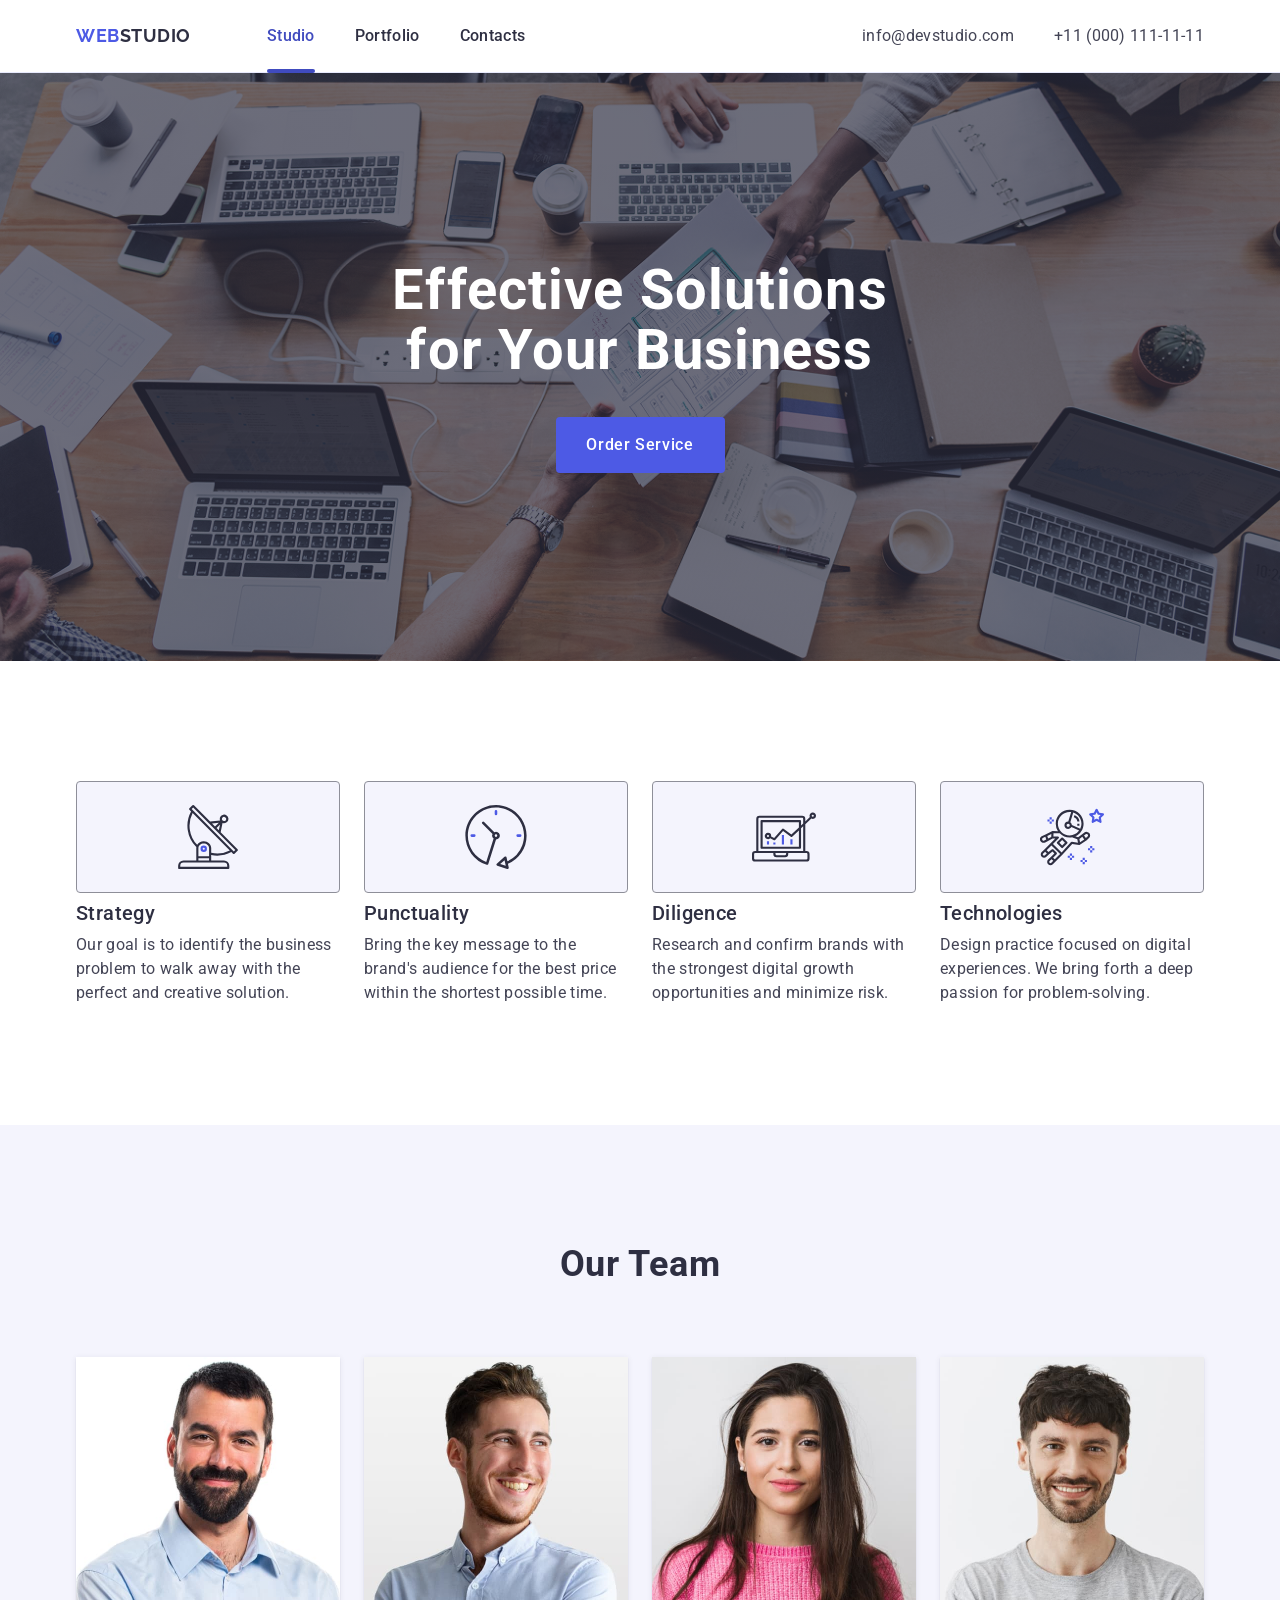
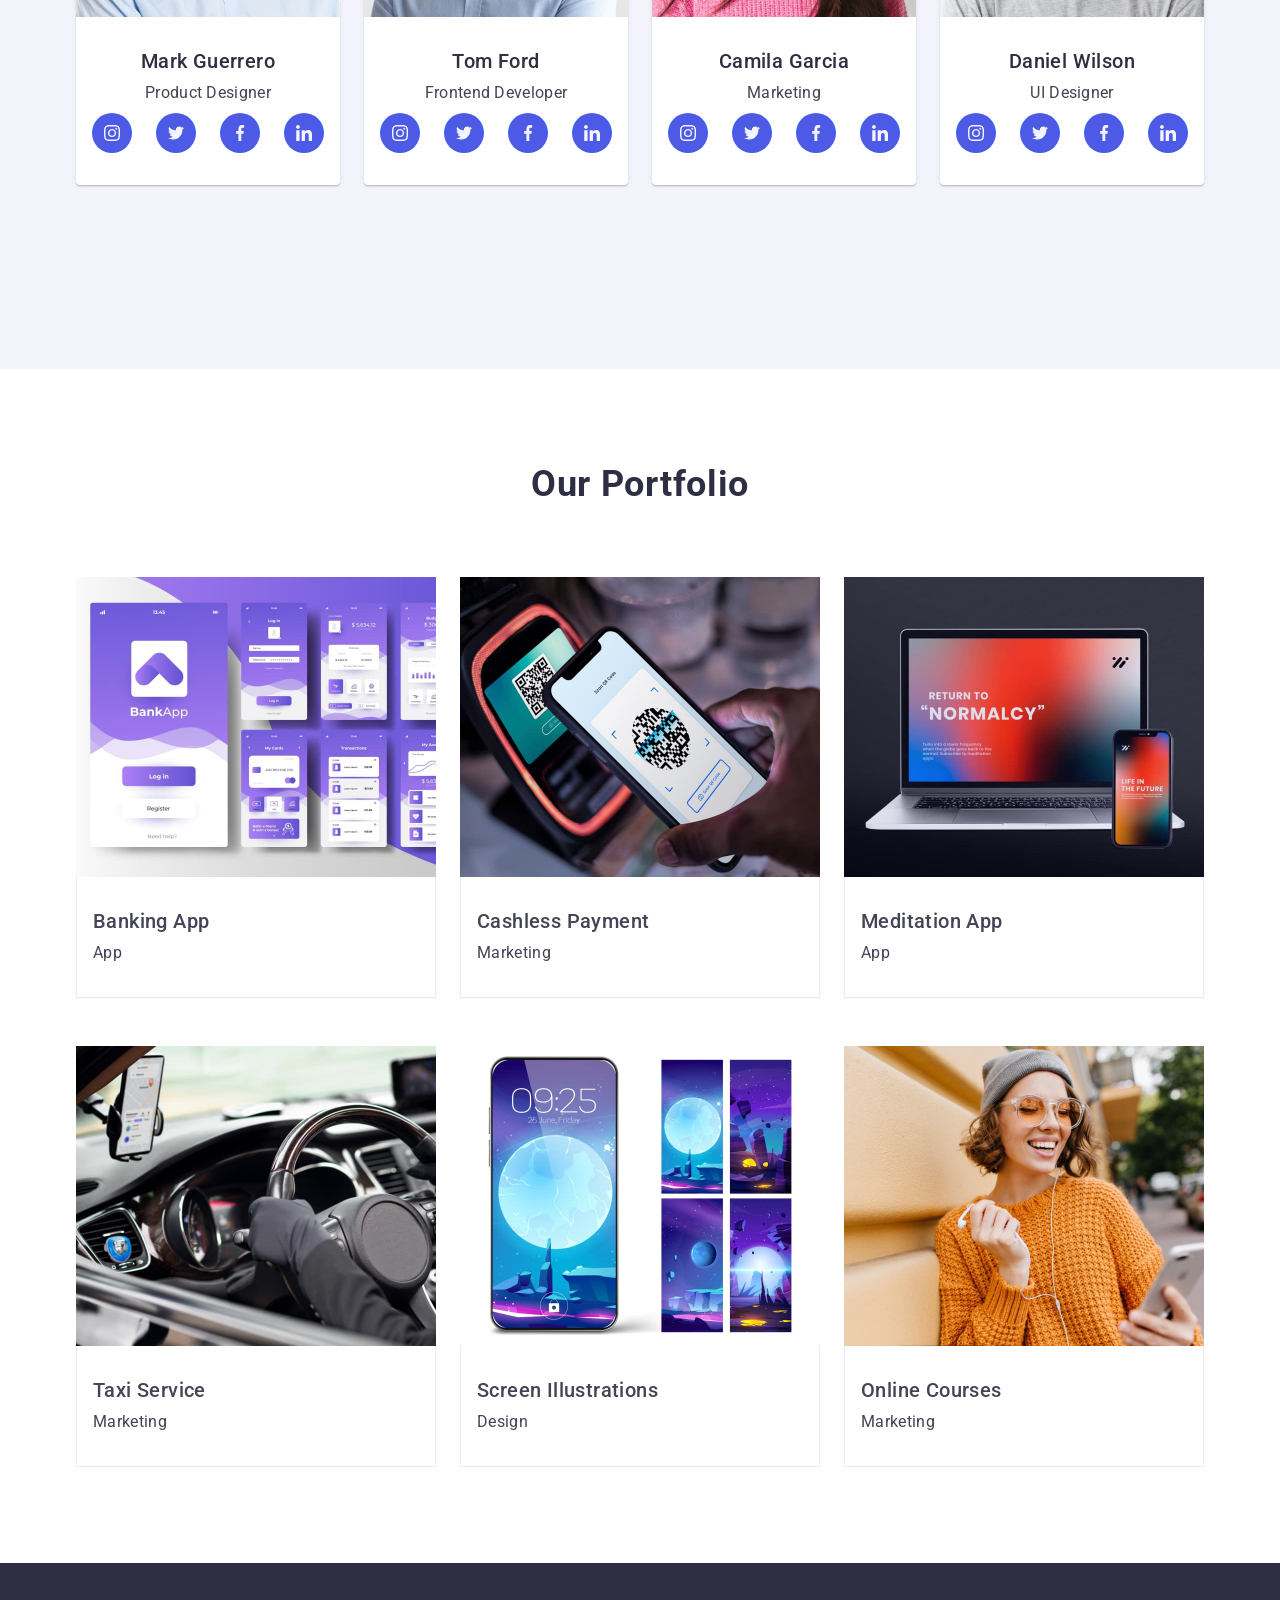
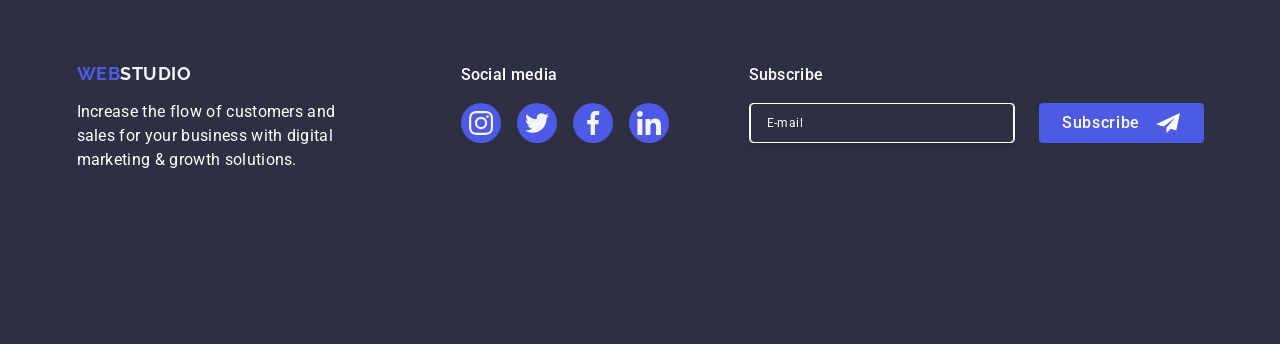
<file: index.html>
<!DOCTYPE html>
<html lang="en">
  <head>
    <meta charset="UTF-8" />
    <meta name="viewport" content="width=device-width, initial-scale=1.0" />
    <title>GoIT homework 6</title>
    <link
      rel="stylesheet"
      href="https://cdnjs.cloudflare.com/ajax/libs/modern-normalize/3.0.1/modern-normalize.min.css"
      integrity="sha512-q6WgHqiHlKyOqslT/lgBgodhd03Wp4BEqKeW6nNtlOY4quzyG3VoQKFrieaCeSnuVseNKRGpGeDU3qPmabCANg=="
      crossorigin="anonymous"
      referrerpolicy="no-referrer"
    />
    <link rel="preconnect" href="https://fonts.googleapis.com" />
    <link rel="preconnect" href="https://fonts.gstatic.com" crossorigin />
    <link
      href="https://fonts.googleapis.com/css2?family=Raleway:ital,wght@0,100..900;1,100..900&family=Roboto:ital,wght@0,100..900;1,100..900&display=swap"
      rel="stylesheet"
    />
    <link rel="stylesheet" href="./css/styles.css" />
  </head>
  <body>
    <!-- #region header-->
    <header class="page-header">
      <div class="header-nav container">
        <nav class="nav-links">
          <a href="./index.html" class="logo logo-header"
            >Web<span class="logo-span-header">Studio</span></a
          >
          <ul class="link-nav">
            <li>
              <a href="./index.html" class="link active">Studio</a>
            </li>
            <li>
              <a href="" class="link">Portfolio</a>
            </li>
            <li>
              <a href="" class="link">Contacts</a>
            </li>
          </ul>
        </nav>
        <address class="address-nav">
          <ul class="nav-contacts">
            <li>
              <a href="mailto:info@devstudio.com" class="contact"
                >info@devstudio.com</a
              >
            </li>
            <li>
              <a href="tel:+110001111111" class="contact"
                >+11 (000) 111-11-11</a
              >
            </li>
          </ul>
        </address>
        <button type="button" class="burger-button" data-menu-open>
          <svg class="burger-icon" width="24" height="24">
            <use href="./images/icons.svg#icon-burger"></use>
          </svg>
        </button>
      </div>
      <div class="mobile-menu" data-menu>
        <div class="mobile-menu-container container">
          <button type="button" class="mobile-menu-close" data-menu-close>
            <svg class="icon" width="8" height="8">
              <use href="./images/icons.svg#icon-close"></use>
            </svg>
          </button>
          <nav class="mobile-menu-nav">
            <ul class="mobile-menu-link-list">
              <li class="mobile-nav-link">
                <a href="./index.html" class="mobile-link active">Studio</a>
              </li>
              <li class="mobile-nav-link">
                <a href="" class="mobile-link">Portfolio</a>
              </li>
              <li class="mobile-nav-link">
                <a href="" class="mobile-link">Contacts</a>
              </li>
            </ul>
          </nav>
          <address class="mobile-menu-contacts">
            <ul class="mobile-menu-contacts">
              <li class="mobile-menu-contact">
                <a
                  href="mailto:info@devstudio.com"
                  class="mobile-contact active"
                  >info@devstudio.com</a
                >
              </li>
              <li class="mobile-menu-contact">
                <a href="tel:+110001111111" class="mobile-contact"
                  >+11 (000) 111-11-11</a
                >
              </li>
            </ul>
          </address>
          <ul class="mobile-menu-links">
            <li>
              <a
                href="https://www.instagram.com/"
                target="_blank"
                class="mobile-menu-link"
              >
                <svg class="mobile-link-icon" width="24" height="24">
                  <use href="./images/icons.svg#icon-instagram"></use>
                </svg>
              </a>
            </li>
            <li>
              <a
                href="https://www.twitter.com/"
                target="_blank"
                class="mobile-menu-link"
              >
                <svg class="mobile-link-icon" width="24" height="24">
                  <use href="./images/icons.svg#icon-twitter"></use>
                </svg>
              </a>
            </li>
            <li>
              <a
                href="https://www.facebook.com/"
                target="_blank"
                class="mobile-menu-link"
              >
                <svg class="mobile-link-icon" width="24" height="24">
                  <use href="./images/icons.svg#icon-facebook"></use>
                </svg>
              </a>
            </li>
            <li>
              <a
                href="https://www.linkedin.com/"
                target="_blank"
                class="mobile-menu-link"
              >
                <svg class="mobile-link-icon" width="24" height="24">
                  <use href="./images/icons.svg#icon-linkedin"></use>
                </svg>
              </a>
            </li>
          </ul>
        </div>
      </div>
    </header>
    <!-- #endregion header -->
    <main>
      <!-- #region hero-->
      <section class="main-page">
        <div class="container">
          <h1 class="main-page-text">Effective Solutions for Your Business</h1>
          <button type="button" class="order-service-button" data-modal-open>
            Order Service
          </button>
        </div>
      </section>
      <!-- #endregion hero-->
      <!-- #region advantages-->
      <section class="advantages">
        <div class="container">
          <h2 class="visually-hidden">Our Advantages</h2>
          <ul class="adv-list">
            <li class="adv-item">
              <div class="adv-icon-box">
                <svg class="adv-icon" width="64" height="64">
                  <use href="./images/icons.svg#icon-antenna"></use>
                </svg>
              </div>
              <h3 class="adv-title">Strategy</h3>
              <p class="adv-text">
                Our goal is to identify the business problem to walk away with
                the perfect and creative solution.
              </p>
            </li>
            <li class="adv-item">
              <div class="adv-icon-box">
                <svg class="adv-icon" width="64" height="64">
                  <use href="./images/icons.svg#icon-clock"></use>
                </svg>
              </div>
              <h3 class="adv-title">Punctuality</h3>
              <p class="adv-text">
                Bring the key message to the brand's audience for the best price
                within the shortest possible time.
              </p>
            </li>
            <li class="adv-item">
              <div class="adv-icon-box">
                <svg class="adv-icon" width="64" height="64">
                  <use href="./images/icons.svg#icon-diagram"></use>
                </svg>
              </div>
              <h3 class="adv-title">Diligence</h3>
              <p class="adv-text">
                Research and confirm brands with the strongest digital growth
                opportunities and minimize risk.
              </p>
            </li>
            <li class="adv-item">
              <div class="adv-icon-box">
                <svg class="adv-icon" width="64" height="64">
                  <use href="./images/icons.svg#icon-astronaut"></use>
                </svg>
              </div>
              <h3 class="adv-title">Technologies</h3>
              <p class="adv-text">
                Design practice focused on digital experiences. We bring forth a
                deep passion for problem-solving.
              </p>
            </li>
          </ul>
        </div>
      </section>
      <!-- #endregion advantages-->
      <!-- #region team-->
      <section class="team">
        <div class="container">
          <h2 class="team-title">Our Team</h2>
          <ul class="team-list">
            <li class="team-card">
              <picture>
                <source
                  srcset="./images/Mark.jpg 1x, ./images/Mark@2x.jpg 2x"
                />
                <img src="./images/Mark.jpg" alt="Mark Guerrero" />
              </picture>
              <div class="team-name">
                <h3 class="team-member">Mark Guerrero</h3>
                <p class="team-member-text">Product Designer</p>
                <ul class="social-links">
                  <li class="social-links-link">
                    <a
                      href="https://www.instagram.com/"
                      target="_blank"
                      class="link"
                    >
                      <svg class="icon" width="16" height="16">
                        <use href="./images/icons.svg#icon-instagram"></use>
                      </svg>
                    </a>
                  </li>
                  <li class="social-links-link">
                    <a
                      href="https://www.twitter.com/"
                      target="_blank"
                      class="link"
                    >
                      <svg class="icon" width="16" height="16">
                        <use href="./images/icons.svg#icon-twitter"></use>
                      </svg>
                    </a>
                  </li>
                  <li class="social-links-link">
                    <a
                      href="https://www.facebook.com/"
                      target="_blank"
                      class="link"
                    >
                      <svg class="icon" width="16" height="16">
                        <use href="./images/icons.svg#icon-facebook"></use>
                      </svg>
                    </a>
                  </li>
                  <li class="social-links-link">
                    <a
                      href="https://www.linkedin.com/"
                      target="_blank"
                      class="link"
                    >
                      <svg class="icon" width="16" height="16">
                        <use href="./images/icons.svg#icon-linkedin"></use>
                      </svg>
                    </a>
                  </li>
                </ul>
              </div>
            </li>
            <li class="team-card">
              <picture>
                <source srcset="./images/Tom.jpg 1x, ./images/Tom@2x.jpg 2x" />
                <img src="./images/Tom.jpg" alt="Tom Ford" />
              </picture>
              <div class="team-name">
                <h3 class="team-member">Tom Ford</h3>
                <p class="team-member-text">Frontend Developer</p>
                <ul class="social-links">
                  <li class="social-links-link">
                    <a
                      href="https://www.instagram.com/"
                      target="_blank"
                      class="link"
                    >
                      <svg class="icon" width="16" height="16">
                        <use href="./images/icons.svg#icon-instagram"></use>
                      </svg>
                    </a>
                  </li>
                  <li class="social-links-link">
                    <a
                      href="https://www.twitter.com/"
                      target="_blank"
                      class="link"
                    >
                      <svg class="icon" width="16" height="16">
                        <use href="./images/icons.svg#icon-twitter"></use>
                      </svg>
                    </a>
                  </li>
                  <li class="social-links-link">
                    <a
                      href="https://www.facebook.com/"
                      target="_blank"
                      class="link"
                    >
                      <svg class="icon" width="16" height="16">
                        <use href="./images/icons.svg#icon-facebook"></use>
                      </svg>
                    </a>
                  </li>
                  <li class="social-links-link">
                    <a
                      href="https://www.linkedin.com/"
                      target="_blank"
                      class="link"
                    >
                      <svg class="icon" width="16" height="16">
                        <use href="./images/icons.svg#icon-linkedin"></use>
                      </svg>
                    </a>
                  </li>
                </ul>
              </div>
            </li>
            <li class="team-card">
              <picture>
                <source
                  srcset="./images/Camila.jpg 1x, ./images/Camila@2x.jpg 2x"
                />
                <img src="./images/Camila.jpg" alt="Camila Garcia" />
              </picture>
              <div class="team-name">
                <h3 class="team-member">Camila Garcia</h3>
                <p class="team-member-text">Marketing</p>
                <ul class="social-links">
                  <li class="social-links-link">
                    <a
                      href="https://www.instagram.com/"
                      target="_blank"
                      class="link"
                    >
                      <svg class="icon" width="16" height="16">
                        <use href="./images/icons.svg#icon-instagram"></use>
                      </svg>
                    </a>
                  </li>
                  <li class="social-links-link">
                    <a
                      href="https://www.twitter.com/"
                      target="_blank"
                      class="link"
                    >
                      <svg class="icon" width="16" height="16">
                        <use href="./images/icons.svg#icon-twitter"></use>
                      </svg>
                    </a>
                  </li>
                  <li class="social-links-link">
                    <a
                      href="https://www.facebook.com/"
                      target="_blank"
                      class="link"
                    >
                      <svg class="icon" width="16" height="16">
                        <use href="./images/icons.svg#icon-facebook"></use>
                      </svg>
                    </a>
                  </li>
                  <li class="social-links-link">
                    <a
                      href="https://www.linkedin.com/"
                      target="_blank"
                      class="link"
                    >
                      <svg class="icon" width="16" height="16">
                        <use href="./images/icons.svg#icon-linkedin"></use>
                      </svg>
                    </a>
                  </li>
                </ul>
              </div>
            </li>
            <li class="team-card">
              <picture>
                <source
                  srcset="./images/Daniel.jpg 1x, ./images/Daniel@2x.jpg 2x"
                />
                <img src="./images/Daniel.jpg" alt="Daniel Wilson" />
              </picture>
              <div class="team-name">
                <h3 class="team-member">Daniel Wilson</h3>
                <p class="team-member-text">UI Designer</p>
                <ul class="social-links">
                  <li class="social-links-link">
                    <a
                      href="https://www.instagram.com/"
                      target="_blank"
                      class="link"
                    >
                      <svg class="icon" width="16" height="16">
                        <use href="./images/icons.svg#icon-instagram"></use>
                      </svg>
                    </a>
                  </li>
                  <li class="social-links-link">
                    <a
                      href="https://www.twitter.com/"
                      target="_blank"
                      class="link"
                    >
                      <svg class="icon" width="16" height="16">
                        <use href="./images/icons.svg#icon-twitter"></use>
                      </svg>
                    </a>
                  </li>
                  <li class="social-links-link">
                    <a
                      href="https://www.facebook.com/"
                      target="_blank"
                      class="link"
                    >
                      <svg class="icon" width="16" height="16">
                        <use href="./images/icons.svg#icon-facebook"></use>
                      </svg>
                    </a>
                  </li>
                  <li class="social-links-link">
                    <a
                      href="https://www.linkedin.com/"
                      target="_blank"
                      class="link"
                    >
                      <svg class="icon" width="16" height="16">
                        <use href="./images/icons.svg#icon-linkedin"></use>
                      </svg>
                    </a>
                  </li>
                </ul>
              </div>
            </li>
          </ul>
        </div>
      </section>
      <!-- #endregion team-->
      <!-- #region portfolio-->
      <section class="portfolio">
        <div class="container">
          <h2 class="portfolio-title">Our Portfolio</h2>
          <ul class="portfolio-list">
            <li class="portfolio-item">
              <div class="portfolio-item-photo">
                <picture>
                  <source
                    srcset="
                      ./images/bankingapp-desktop.jpg    1x,
                      ./images/bankingapp-desktop@2x.jpg 2x
                    "
                    media="(min-width: 1158px)"
                  />
                  <source
                    srcset="
                      ./images/bankingapp-tablet.jpg    1x,
                      ./images/bankingapp-tablet@2x.jpg 2x
                    "
                    media="(min-width: 768px)"
                  />
                  <source
                    srcset="
                      ./images/bankingapp-mobile.jpg    1x,
                      ./images/bankingapp-mobile@2x.jpg 2x
                    "
                    media="(max-width: 767px)"
                  />
                  <img
                    src="./images/bankingapp-mobile.jpg"
                    alt="Banking app model"
                  />
                </picture>
                <p class="portfolio-item-text">
                  14 Stylish and User-Friendly App Design Concepts · Task
                  Manager App · Calorie Tracker App · Exotic Fruit Ecommerce App
                  · Cloud Storage App
                </p>
              </div>
              <div class="app-name">
                <h3 class="app-title">Banking App</h3>
                <p class="app-descr">App</p>
              </div>
            </li>
            <li class="portfolio-item">
              <div class="portfolio-item-photo">
                <picture>
                  <source
                    srcset="
                      ./images/cashless-desktop.jpg    1x,
                      ./images/cashless-desktop@2x.jpg 2x
                    "
                    media="(min-width: 1158px)"
                  />
                  <source
                    srcset="
                      ./images/cashless-tablet.jpg    1x,
                      ./images/cashless-tablet@2x.jpg 2x
                    "
                    media="(min-width: 768px)"
                  />
                  <source
                    srcset="
                      ./images/cashless-mobile.jpg    1x,
                      ./images/cashless-mobile@2x.jpg 2x
                    "
                    media="(max-width: 767px)"
                  />
                  <img
                    src="./images/cashless-mobile.jpg"
                    alt="Cashless payment illustration"
                  />
                </picture>
                <p class="portfolio-item-text">
                  14 Stylish and User-Friendly App Design Concepts · Task
                  Manager App · Calorie Tracker App · Exotic Fruit Ecommerce App
                  · Cloud Storage App
                </p>
              </div>
              <div class="app-name">
                <h3 class="app-title">Cashless Payment</h3>
                <p class="app-descr">Marketing</p>
              </div>
            </li>
            <li class="portfolio-item">
              <div class="portfolio-item-photo">
                <picture>
                  <source
                    srcset="
                      ./images/meditation-desktop.jpg    1x,
                      ./images/meditation-desktop@2x.jpg 2x
                    "
                    media="(min-width: 1158px)"
                  />
                  <source
                    srcset="
                      ./images/meditation-tablet.jpg    1x,
                      ./images/meditation-tablet@2x.jpg 2x
                    "
                    media="(min-width: 768px)"
                  />
                  <source
                    srcset="
                      ./images/meditation-mobile.jpg    1x,
                      ./images/meditation-mobile@2x.jpg 2x
                    "
                    media="(max-width: 767px)"
                  />
                  <img
                    src="./images/meditation-mobile.jpg"
                    alt="Meditation app illustration"
                  />
                </picture>
                <p class="portfolio-item-text">
                  14 Stylish and User-Friendly App Design Concepts · Task
                  Manager App · Calorie Tracker App · Exotic Fruit Ecommerce App
                  · Cloud Storage App
                </p>
              </div>
              <div class="app-name">
                <h3 class="app-title">Meditation App</h3>
                <p class="app-descr">App</p>
              </div>
            </li>
            <li class="portfolio-item">
              <div class="portfolio-item-photo">
                <picture>
                  <source
                    srcset="
                      ./images/taxiservice-desktop.jpg    1x,
                      ./images/taxiservice-desktop@2x.jpg 2x
                    "
                    media="(min-width: 1158px)"
                  />
                  <source
                    srcset="
                      ./images/taxiservice-tablet.jpg    1x,
                      ./images/taxiservice-tablet@2x.jpg 2x
                    "
                    media="(min-width: 768px)"
                  />
                  <source
                    srcset="
                      ./images/taxiservice-mobile.jpg    1x,
                      ./images/taxiservice-mobile@2x.jpg 2x
                    "
                    media="(max-width: 767px)"
                  />
                  <img
                    src="./images/taxiservice-mobile.jpg"
                    alt="Taxi service illustration"
                  />
                </picture>
                <p class="portfolio-item-text">
                  14 Stylish and User-Friendly App Design Concepts · Task
                  Manager App · Calorie Tracker App · Exotic Fruit Ecommerce App
                  · Cloud Storage App
                </p>
              </div>
              <div class="app-name">
                <h3 class="app-title">Taxi Service</h3>
                <p class="app-descr">Marketing</p>
              </div>
            </li>
            <li class="portfolio-item">
              <div class="portfolio-item-photo">
                <picture>
                  <source
                    srcset="
                      ./images/screen-desktop.jpg    1x,
                      ./images/screen-desktop@2x.jpg 2x
                    "
                    media="(min-width: 1158px)"
                  />
                  <source
                    srcset="
                      ./images/screen-tablet.jpg    1x,
                      ./images/screen-tablet@2x.jpg 2x
                    "
                    media="(min-width: 768px)"
                  />
                  <source
                    srcset="
                      ./images/screen-mobile.jpg    1x,
                      ./images/screen-mobile@2x.jpg 2x
                    "
                    media="(max-width: 767px)"
                  />
                  <img
                    src="./images/screen-mobile.jpg"
                    alt="Screen Illustrations design"
                  />
                </picture>
                <p class="portfolio-item-text">
                  14 Stylish and User-Friendly App Design Concepts · Task
                  Manager App · Calorie Tracker App · Exotic Fruit Ecommerce App
                  · Cloud Storage App
                </p>
              </div>
              <div class="app-name">
                <h3 class="app-title">Screen Illustrations</h3>
                <p class="app-descr">Design</p>
              </div>
            </li>
            <li class="portfolio-item">
              <div class="portfolio-item-photo">
                <picture>
                  <source
                    srcset="
                      ./images/onlinecourses-desktop.jpg    1x,
                      ./images/onlinecourses-desktop@2x.jpg 2x
                    "
                    media="(min-width: 1158px)"
                  />
                  <source
                    srcset="
                      ./images/onlinecourses-tablet.jpg    1x,
                      ./images/onlinecourses-tablet@2x.jpg 2x
                    "
                    media="(min-width: 768px)"
                  />
                  <source
                    srcset="
                      ./images/onlinecourses-mobile.jpg    1x,
                      ./images/onlinecourses-mobile@2x.jpg 2x
                    "
                    media="(max-width: 767px)"
                  />
                  <img
                    src="./images/onlinecourses-mobile.jpg"
                    alt="Online Courses illustration"
                  />
                </picture>
                <p class="portfolio-item-text">
                  14 Stylish and User-Friendly App Design Concepts · Task
                  Manager App · Calorie Tracker App · Exotic Fruit Ecommerce App
                  · Cloud Storage App
                </p>
              </div>
              <div class="app-name">
                <h3 class="app-title">Online Courses</h3>
                <p class="app-descr">Marketing</p>
              </div>
            </li>
          </ul>
        </div>
      </section>
      <!-- #endregion portfolio-->
    </main>
    <!-- #region footer-->
    <footer class="page-footer">
      <div class="container">
        <div class="footer-main">
          <a href="./index.html" class="logo logo-footer"
            >Web<span class="logo-span-footer">Studio</span></a
          >
          <p class="footer-text">
            Increase the flow of customers and sales for your business with
            digital marketing & growth solutions.
          </p>
        </div>
        <div class="social-media-footer">
          <p class="social-media-text">Social media</p>
          <ul class="social-links-footer">
            <li class="footer-link">
              <a href="https://www.instagram.com/" class="link">
                <svg class="icon" width="24" height="24">
                  <use href="./images/icons.svg#icon-instagram"></use>
                </svg>
              </a>
            </li>
            <li class="footer-link">
              <a href="https://www.twitter.com/" class="link">
                <svg class="icon" width="24" height="24">
                  <use href="./images/icons.svg#icon-twitter"></use>
                </svg>
              </a>
            </li>
            <li class="footer-link">
              <a href="https://www.facebook.com/" class="link">
                <svg class="icon" width="24" height="24">
                  <use href="./images/icons.svg#icon-facebook"></use>
                </svg>
              </a>
            </li>
            <li class="footer-link">
              <a href="https://www.linkedin.com/" class="link">
                <svg class="icon" width="24" height="24">
                  <use href="./images/icons.svg#icon-linkedin"></use>
                </svg>
              </a>
            </li>
          </ul>
        </div>
        <div class="subscribe-footer">
          <p class="subscribe-footer-text">Subscribe</p>
          <form class="subscribe-form" name="subscribe-form">
            <label for="subscribe" class="subscribe">
              <input
                type="email"
                name="subscribe"
                id="subscribe"
                placeholder="E-mail"
                class="subscribe-input"
              />
            </label>
            <button type="submit" class="subscribe-btn">
              Subscribe
              <svg class="icon" width="24" height="24">
                <use href="./images/icons.svg#icon-send"></use>
              </svg>
            </button>
          </form>
        </div>
      </div>
    </footer>
    <!-- #endregion footer-->
    <!-- #region backdrop-->
    <div class="modal-overlay" data-modal>
      <div class="modal">
        <button type="button" class="modal-close-btn" data-modal-close>
          <svg class="modal-icon" width="8" height="8">
            <use href="./images/icons.svg#icon-close"></use>
          </svg>
        </button>
        <p class="modal-text">Leave your contacts and we will call you back</p>
        <form class="modal-form" name="contacts_form">
          <div class="contacts-form">
            <label for="user-name" class="form-name"> Name</label>
            <div class="input-box">
              <input
                type="text"
                name="user-name"
                id="user-name"
                class="input"
                required
              />
              <svg class="input-icon" width="18" height="24">
                <use href="./images/icons.svg#icon-person"></use>
              </svg>
            </div>
          </div>
          <div class="contacts-form">
            <label for="phone" class="form-name"> Phone </label>
            <div class="input-box">
              <input
                type="tel"
                name="phone"
                id="phone"
                class="input"
                required
              />
              <svg class="input-icon" width="18" height="24">
                <use href="./images/icons.svg#icon-phone"></use>
              </svg>
            </div>
          </div>
          <div class="contacts-form">
            <label for="email" class="form-name"> Email</label>
            <div class="input-box">
              <input
                type="email"
                name="email"
                id="email"
                class="input"
                required
              />
              <svg class="input-icon" width="18" height="24">
                <use href="./images/icons.svg#icon-email"></use>
              </svg>
            </div>
          </div>
          <div class="comment-form">
            <label for="user-comment" class="form-name">Comment</label>
            <textarea
              name="user-comment"
              id="user-comment"
              placeholder="Text input"
              class="comment-text"
            ></textarea>
          </div>
          <div class="checkbox">
            <input
              type="checkbox"
              id="user-privacy"
              value="true"
              name="user-privacy"
              class="user-privacy visually-hidden"
            />
            <label for="user-privacy" class="privacy-label">
              <span class="privacy-span"
                ><svg class="icon" width="10" height="8">
                  <use href="./images/icons.svg#icon-check"></use>
                </svg>
              </span>
              <span
                >I accept the terms and conditions of the
                <a href="" class="privacy-policy"> Privacy Policy</a></span
              ></label
            >
          </div>
          <button type="submit" class="submit-btn">Send</button>
        </form>
      </div>
    </div>
    <!-- #endregion backdrop-->
    <script src="./js/menu.js"></script>
    <script src="./js/modal.js"></script>
  </body>
</html>
</file>
<file: css/styles.css>
body {
    font-family: "Roboto", sans-serif;
    color: #434455;
    background-color: #ffffff;
}

h1,
h2,
h3,
h4,
h5,
h6 {
    margin: 0;
    padding: 0;
}

h1 {
    font-weight: bold;
    font-size: 56px;
    letter-spacing: 0.02em;
    line-height: 1.07;
    text-align: center;
}

h2 {
    font-weight: bold;
    font-size: 36px;
    letter-spacing: 2%;
}

h3 {
    font-weight: Medium;
    font-size: 20px;
    letter-spacing: 2%;
}

p {
    margin: 0;
    padding: 0;
}

ul {
    margin: 0;
    padding: 0;
    list-style-type: none;
}

img {
    display: block;
    width: 100%;
}

button {
    cursor: pointer;
}

.visually-hidden {
    position: absolute;
    width: 1px;
    height: 1px;
    margin: -1px;
    border: 0;
    padding: 0;

    white-space: nowrap;
    clip-path: inset(100%);
    clip: rect(0 0 0 0);
    overflow: hidden;
}

/* #region container */
    .container {
    max-width: 320px;
    padding: 0 16px;
    margin: 0 auto;
}

@media only screen and (min-width: 768px) {
    .container {
        max-width: 768px;
    }
}

@media only screen and (min-width: 1158px) {
   .container {
    max-width: 1158px;
    padding: 0 15px;
   }
}
/* #endregion container */

/* #region header */
.page-header {
    border-bottom: 1px solid #e7e9fc;
    box-shadow: 0px 2px 1px rgba(46, 47, 66, 0.08), 0px 1px 1px rgba(46, 47, 66, 0.16), 0px 1px 6px rgba(46, 47, 66, 0.08);
}

.header-nav {
    display: flex;
    align-items: center;
    justify-content: space-between;
}

.logo {
    font-family: "Raleway", sans-serif;
    font-weight: 700;
    font-size: 18px;
    line-height: 1.17;
    letter-spacing: 0.03em;
    text-transform: uppercase;
    color: #4d5ae5;
    text-decoration: none;
}

.logo-header {
    padding: 16px 0;
    display: block;
}

.logo-span-header {
    color: #2e2f42;
    text-decoration: none;
}

.link-nav,
.address-nav{
    display: none;
}

.burger-button {
    padding: 0;
    border: none;
    background-color: transparent;
    
}

.burger-icon {
    display: block;
    fill: #2f2f37;
    transition: fill 250ms cubic-bezier(0.4, 0, 0.2, 1);
}

.burger-icon:hover,
.burger-icon:focus {
    fill:#404BBF;
}

@media only screen and (min-width: 768px) {
.burger-button {
        display: none;
    }

.link-nav {
    display: flex;
    align-items: center;
    margin-right: auto;
    gap: 40px;
}

.logo-header {
    padding: 24px 0;
    margin-right: 120px;
}

.nav-links {
    display: flex;
    align-items: center;
}

.link-nav .link {
    text-decoration: none;
    color: #2e2f42;
    font-weight: 500;
    font-size: 16px;
    line-height: 1.5;
    letter-spacing: 0.02em;
    padding: 24px 0;
    display: block;
    position: relative;
    transition: color 250ms cubic-bezier(0.4, 0, 0.2, 1);
}

.address-nav {
    display: block;
}

.address-nav .contact {
    font-style: normal;
    text-decoration: none;
    font-weight: 400;
    font-size: 12px;
    line-height: 1.17;
    letter-spacing: 0.04em;
    color: #434455;
    display: flex;
    gap: 40px;
    transition: color 250ms cubic-bezier(0.4, 0, 0.2, 1);
}

.nav-contacts {
    display: flex;
    flex-direction: column;
    gap: 12px;
}

.address-nav .contact:hover,
.address-nav .contact:focus,
.link-nav .link:hover,
.link-nav .link:focus,
.link-nav .link.active {
    color: #404BBF;
}

.link-nav .link.active::after {
    content: "";
    width: 100%;
    position: absolute;
    left: 0;
    bottom: -1px;
    height: 4px;
    background-color: #404BBF;
    border-radius: 2px;
    text-decoration: none;
}

.header-nav {
    display: flex;
    align-items: center;
}

}

@media only screen and (min-width: 1158px) {
    .address-nav .contact{
        padding: 24px 0;
        font-size: 16px;
        line-height: 150%;
        letter-spacing: 0.02em;
    }
    .nav-contacts {
        flex-direction: row;
        align-items: center;
        gap: 40px;
    }

    .logo-header {
        margin-right: 76px;
    }
}

/* #endregion header */

/* #region mobile menu */


.mobile-menu {
    position: fixed;
    top: 0;
    left: 0;
    width: 100%;
    height: 100%;
    background-color: #fff;
    z-index: 999;
    opacity: 0;
    visibility: hidden;
    pointer-events: none;
    transition: opacity 250ms cubic-bezier(0.4, 0, 0.2, 1), visibility 250ms cubic-bezier(0.4, 0, 0.2, 1);
}

.mobile-menu.is-open {
    opacity: 1;
    visibility: visible;
    pointer-events: auto;
}

.mobile-menu-container {
    position: relative;
    padding-top: 72px;
    padding-bottom: 40px;
    display: flex;
    flex-direction: column;
    height: 100%;
}

.mobile-menu-close {
    position: absolute;
    top: 24px;
    right: 24px;
    border-radius: 100%;
    background-color: transparent; 
    border: 1px solid #e7e9fc;
    
}

.mobile-menu-nav {
    margin-bottom: auto;

    font-weight: 700;
    font-size: 36px;
    line-height: 111%;
    letter-spacing: 0.02em;
}

.mobile-menu-link-list {
    display: flex;
    flex-direction: column;
    gap: 40px;
}

.mobile-link:hover,
.mobile-link:focus,
.mobile-contact:hover,
.mobile-contact:focus,
.mobile-link.active,
.mobile-contact.active {
    color: #404bbf;
}

.mobile-link,
.mobile-contact {
    text-decoration: none;
    color: #434455;
    transition: color 250ms cubic-bezier(0.4, 0, 0.2, 1);
}

.mobile-menu-contacts {
    margin-bottom: 48px;
    font-style: normal;
    font-weight: 500;
    font-size: 20px;
    line-height: 120%;
    letter-spacing: 0.02em;
    display: flex;
    flex-direction: column;
    gap: 24px;
}

.mobile-menu-links {
    display: flex;
    flex-direction: row;
    gap: 40px;
}

.mobile-menu-link {
    display: flex;
    height: 40px;
    width: 40px;
    justify-content: center;
    align-items: center;
    border-radius: 50%;
    background-color: #4d5ae5;
    transition: background-color 250ms cubic-bezier(0.4, 0, 0.2, 1);
}

.mobile-menu-link:hover,
.mobile-menu-link:focus {
    background-color: #404BBF;
}

.mobile-menu-link .mobile-link-icon {
    fill: #fff;
}

@media only screen and (min-width: 768px) {
    .mobile-menu {
        display: none;
    }

}
/* #endregion mobile menu */

/* #region hero */
    .main-page {
        background-image: linear-gradient(to bottom, rgba(46, 47, 66, 0.7), rgba(46, 47, 66, 0.7)), url(../images/bg_mobile.jpg);
        padding: 72px 0;
        margin: auto;
        background-repeat: no-repeat;
        background-position: center center;
        background-size: cover;
        max-width: 320px;
    }

    @media only screen and (min-width: 320px) and (resolution: 2x){
        .main-page {
            background-image: linear-gradient(to bottom, rgba(46, 47, 66, 0.7), rgba(46, 47, 66, 0.7)), url(../images/bg_mobile@2x.jpg);
        }
    }

    .main-page-text {
        color: #ffffff;
        max-width: 216px;
        margin-bottom: 48px;
        margin-left: auto;
        margin-right: auto;
        font-weight: 700;
        font-size: 36px;
    
        /* line-height: 40px; */
        line-height: 111%;
        letter-spacing: 0.02em;
        text-align: center;
        margin-bottom: 72px;
    }

    .order-service-button {
    color: #ffffff;
    background-color: #4d5ae5;
    font-weight: 500;
    line-height: 1.5;
    letter-spacing: 0.04em;
    border-radius: 4px;
    cursor: pointer;
    display: block;
    min-width: 169px;
    height: 56px;
    border: none;
    margin: 0 auto;
    transition: background-color 250ms cubic-bezier(0.4, 0, 0.2, 1);
}

.order-service-button:hover,
.order-service-button:focus,
.order-service-button:active {
    background-color: #404BBF;
}

@media only screen and (min-width: 768px) {
    .main-page {
        background-image: linear-gradient(to bottom, rgba(46, 47, 66, 0.7), rgba(46, 47, 66, 0.7)), url(../images/bg_tablet.jpg);
        padding: 122px 0;
        max-width: 768px;
    }

    .main-page-text {
        max-width: 496px;
        font-size: 56px;
        line-height: 107%;
        margin-bottom: 36px;
    }
}

 @media only screen and (min-width: 768px) and (resolution: 2x) {
     .main-page {
         background-image: linear-gradient(to bottom, rgba(46, 47, 66, 0.7), rgba(46, 47, 66, 0.7)), url(../images/bg_tablet@2x.jpg);
     }
 }

@media only screen and (min-width: 1158px) {
    .main-page {
        background-image: linear-gradient(to bottom, rgba(46, 47, 66, 0.7), rgba(46, 47, 66, 0.7)), url(../images/bg_desktop.jpg);
        padding: 188px 0;
        max-width: 1440px;
  }
}

@media only screen and (min-width: 1158px) and (resolution: 2x) {
    .main-page {
        background-image: linear-gradient(to bottom, rgba(46, 47, 66, 0.7), rgba(46, 47, 66, 0.7)), url(../images/bg_desktop@2x.jpg);
    }
}

/* #endregion hero */

/* #region advantages */

.advantages {
    padding: 96px 0;
}

.adv-icon-box {
    display: none;
}

.adv-list {
    display: flex;
    flex-wrap: wrap;
    gap: 72px 24px;
}

.adv-item:last-child {
    gap: unset;
}

.adv-title {
    font-weight: 700;
    font-size: 36px;
    color: #2e2f42;
    line-height: 111%;
    letter-spacing: 0.02em;
    text-align: center;
    margin-bottom: 8px;
}

.adv-text {
    font-weight: 500;
    font-size: 16px;

    /* line-height: 24px; */
    line-height: 150%;
    letter-spacing: 0.02em;
}

@media only screen and (min-width: 768px) {
   .adv-list{
    flex-direction: row;
    gap: 24px;
  }

  .adv-item {
    width: 356px;
  }

  .adv-title {
    text-align: start;
  }
}

@media only screen and (min-width: 1158px) {
   .advantages{
    padding: 120px 0;
  }

  .adv-item .adv-icon-box {
      display: flex;
      position: relative;
      border: 1px solid #8e8f99;
      border-radius: 4px;
      width: 264px;
      height: 112px;
      background: #f4f4fd;
      justify-content: center;
      margin-bottom: 8px;
      align-items: center;
  }

  .adv-item {
      width: calc((100% - 72px) / 4);
  }

  .adv-icon {
      position: relative;
      display: flex;

      align-self: center;
      flex-shrink: 1;
  }

  .adv-title {
    font-weight: 500;
    font-size: 20px;
    line-height: 120%;
    letter-spacing: 0.02em;
  }

  .adv-text {
    font-weight: 400;
  }
}

/* #endregion advantages */

/* #region team */

.team {
    background-color: #F4F4FD;
    padding: 96px 0;
}

.team-title {
    line-height: 1.11;
    text-align: center;
    letter-spacing: 0.02em;
    text-transform: capitalize;
    color: #2e2f42;
    margin-bottom: 72px;
}

.team-list {
    display: flex;
    flex-wrap: wrap;
    gap: 24px;
    justify-content: center;
    row-gap: 72px;
}

.team-card {
    background-color: #ffffff;
    border-radius: 0 0 4px 4px;
    box-shadow: 0 2px 1px 0 rgba(46, 47, 66, 0.08), 0 1px 1px 0 rgba(46, 47, 66, 0.16), 0 1px 6px 0 rgba(46, 47, 66, 0.08);
}

.team-name {
    padding: 32px 0;
}

.team-member {
    font-weight: 500;
    line-height: 1.2;
    letter-spacing: 0.02em;
    color: #2e2f42;
    text-align: center;
    margin-bottom: 8px;
}

.team-member-text {
    font-size: 16px;
    line-height: 1.5;
    letter-spacing: 0.02em;
    text-align: center;
}

.social-links {
    position: relative;
    display: flex;
    gap: 24px;
    flex-shrink: 0;
    align-self: flex-end;
    padding-left: 16px;
    padding-right: 16px;
    padding-top: 8px;
    justify-content: center;
    align-items: center;
}

.social-links .link {
    display: flex;
    height: 40px;
    width: 40px;
    justify-content: center;
    align-items: center;
    border-radius: 50%;
    background-color: #4d5ae5;
    transition: background-color 250ms cubic-bezier(0.4, 0, 0.2, 1);
    ;
}

.social-links .link:hover,
.social-links .link:focus {
    background-color: #404BBF;
}

.social-links .icon {
    fill: #f4f4fd;
}

@media only screen and (min-width: 768px) {
   .team-list{
    margin-bottom: 64px;
    row-gap: 64px;
  }

  /* .team-card img {
      width: 100%;
  } */
}

@media only screen and (min-width: 1158px) {
   .team{
    padding: 120px 0;
  }

  .team-card {
    width: calc((100% - 72px) / 4);
  }
}
/* #endregion team */

/* #region portfolio */
.portfolio {
    padding: 96px 0;
}

.portfolio-title {
    line-height: 1.11;
    text-align: center;
    letter-spacing: 0.02em;
    text-transform: capitalize;
    color: #2e2f42;
    margin-bottom: 72px;
}

.portfolio-list {
    display: flex;
    flex-wrap: wrap;
    column-gap: 24px;
    row-gap: 48px;
}

.portfolio-item {
    box-shadow: 0px 1px 6px rgba(46, 47, 66, 0.08),
            0px 1px 1px rgba(46, 47, 66, 0.16),
            0px 2px 1px rgba(46, 47, 66, 0.08);
}

.portfolio-item-text {
    display: none;
}

.portfolio-item-photo {
    position: relative;
    overflow: hidden;
}

.app-name {
    border: 1px solid #e7e9fc;
    border-top: none;
    padding: 32px 16px;
}

.app-title {
    font-weight: 500;
    font-size: 20px;
    line-height: 120%;
    letter-spacing: 0.02em;
    margin-bottom: 8px;
}

.app-descr {
    font-weight: 400;
    font-size: 16px;
    line-height: 1.5;
    letter-spacing: 0.02em;
}

@media only screen and (min-width: 1158px) {

   .portfolio-item{
    flex-basis: calc((100% - 48px) / 3);
    box-shadow: none;
  }

  .portfolio-item:hover,
  .portfolio-item:focus {
      box-shadow: 0px 1px 6px rgba(46, 47, 66, 0.08),
          0px 1px 1px rgba(46, 47, 66, 0.16),
          0px 2px 1px rgba(46, 47, 66, 0.08);
      transform: translateY(0%);
  }

  .portfolio-item:hover p,
  .portfolio-item:focus p {
      transform: translateY(0%);
  }

  .portfolio-item-text {
    display: inline;
      position: absolute;
      top: 0;
      font-size: 16px;
      line-height: 1.5;
      letter-spacing: 0.02em;
      color: #f4f4fd;
      padding: 40px 32px;
      background-color: #4d5ae5;
      height: 100%;
      width: 100%;
      transform: translateY(100%);
      transition: transform 250ms cubic-bezier(0.4, 0, 0.2, 1);
  }
}

/* #endregion portfolio */

/* #region footer */
footer .container {
    display: flex;
    align-items: center;
    justify-content: center;
    flex-wrap: wrap;
}

.page-footer {
    background-color: #2e2f42;
    padding: 96px 0;
}

.logo-footer {
    display: inline-block;
    margin-bottom: 16px;
}

.logo-span-footer {
    color: #F4F4FD;
    text-decoration: none;
}

.footer-main {
    display: flex;
    flex-direction: column;
    align-items: center;
    margin-bottom: 72px;
}

.footer-text {
    font-weight: 400;
    line-height: 1.5;
    color: #FFFFFF;
    letter-spacing: 0.02em;
    max-width: 288px;
}

.social-media-footer {
    margin-bottom: 72px;
}

.social-links-footer {
    display: flex;
    gap: 16px;
    justify-content: center;
    align-items: center;
}

.social-media-text {
    font-weight: 500;
    font-size: 16px;
    line-height: 1.5;
    letter-spacing: 0.02em;
    color: #FFFFFF;
    margin-bottom: 16px;
    text-align: center;

}

.footer-link {
    width: 40px;
    height: 40px;

}

.footer-link .link {
    width: 100%;
    height: 100%;
    background-color: #4d5ae5;
    border-radius: 50%;
    display: flex;
    align-items: center;
    justify-content: center;
    transition: background-color 250ms cubic-bezier(0.4, 0, 0.2, 1);
    ;
}

.footer-link .link:hover,
.footer-link .link:focus {
    background-color: #31d0aa;
}

.footer-link .icon {
    fill: #f4f4fd;
}

.subscribe-footer-text {
    font-weight: 500;
    font-size: 16px;
    line-height: 1.5;
    letter-spacing: 0.02em;
    color: #FFFFFF;
    margin-bottom: 16px;
    text-align: center;
}

.subscribe-form {
    display: flex;
    flex-direction: column;
    gap: 24px;
}

.subscribe {
    display: flex;
    border: 1px solid #fff;
    border-radius: 4px;
    height: 40px;
    justify-content: center;
    align-items: center;
}

.subscribe .subscribe-input {
    border: 1px solid #ffffff;
    width: 288px;
    height: 40px;
    background-color: transparent;
    font-size: 12px;
    line-height: 2;
    letter-spacing: 0.04em;
    padding-left: 16px;
    box-shadow: 0px 4px 4px rgba(0, 0, 0, 0.15);
    border-radius: 4px;
    color: #ffffff;
}

.subscribe .subscribe-input::placeholder {
    color: #ffffff;
}

.subscribe-btn {
    font-family: "Roboto", sans-serif;
    font-weight: 500;
    font-size: 16px;

    /* line-height: 24px; */
    line-height: 1.5;
    letter-spacing: 0.04em;
    text-align: center;
    color: #fff;
    background-color: #4d5ae5;
    min-width: 165px;
    height: 40px;
    display: flex;
    justify-content: center;
    align-items: center;
    cursor: pointer;
    border-radius: 4px;
    border: none;
    transition: background-color 250ms cubic-bezier(0.4, 0, 0.2, 1);
    margin: 0 auto;
}

.subscribe-btn .icon {
    fill: #fff;
    margin-left: 16px;
}

.subscribe-btn:hover,
.subscribe-btn:focus,
.subscribe-btn:active {
    background-color: #31d0aa;
}

@media only screen and (min-width: 768px) {
   footer .container{
    align-items: baseline;
    column-gap: 24px;
    width: 584px;
  }

  .footer-main {
    align-items: start;
  }

  .footer-text {
    font-size: 16px;
    max-width: 264px;
  }

  .social-media-footer {
    display: flex;
    flex-direction: column;
    align-items: start;
  }

  .subscribe-footer {
    display: flex;
    flex-direction: column;
  }

  .subscribe-form {
    flex-direction: row;
  }

  .subscribe .subscribe-input {
    max-width: 264px;
  }

  .subscribe-footer-text {
    text-align: start;
  }
}

@media only screen and (min-width: 1158px) {

footer .container {
    gap: unset;
    justify-content: center;
    width: 1440px;
}

.page-footer {
    padding: 100px 0;
}

.footer-main {
        margin-right: 120px;
    }

  .subscribe-footer {
      margin-left: 80px;
  }
}

/* #endregion footer */

/* #region backdrop */
 .modal-overlay {
     position: fixed;
     top: 0;
     left: 0;
     background-color: rgba(46, 47, 66, 0.4);
     width: 100%;
     height: 100%;
     z-index: 999;
     display: flex;
     justify-content: center;
     align-items: center;
     transition: opacity 250ms cubic-bezier(0.4, 0, 0.2, 1), visibility 250ms cubic-bezier(0.4, 0, 0.2, 1);
     opacity: 0;
     pointer-events: none;
 }

 .modal-overlay.is-open {
     opacity: 1;
     pointer-events: auto;
 }

 .modal {
     position: absolute;
     top: 50%;
     left: 50%;
     transform: translate(-50%, -50%);
     display: flex;
     border-radius: 4px;
     width: 288px;
     min-height: 584px;
     box-shadow: 0 1px 1px 0 rgba(0, 0, 0, 0.14), 0 1px 3px 0 rgba(0, 0, 0, 0.12), 0 2px 1px 0 rgba(0, 0, 0, 0.2);
     background-color: #fcfcfc;
     justify-content: center;
     transition: transform 250ms cubic-bezier(0.4, 0, 0.2, 1);
     padding: 72px 16px 24px 16px;
     flex-direction: column;
 }

  .modal-close-btn {
      position: absolute;
      top: 24px;
      right: 24px;
      width: 24px;
      height: 24px;
      border-radius: 50%;
      display: flex;
      align-items: center;
      justify-content: center;
      background-color: #e7e9fc;
      border: 1px solid rgba(0, 0, 0, 0.1);
      padding: 0;
      cursor: pointer;
      transition: background-color 250ms cubic-bezier(0.4, 0, 0.2, 1), border 250ms cubic-bezier(0.4, 0, 0.2, 1);
  }

  .modal-close-btn:hover,
  .modal-close-btn:focus {
      background-color: #404BBF;
      border: none;
  }

  .modal-close-btn .modal-icon {
      transition: fill 250ms cubic-bezier(0.4, 0, 0.2, 1);
  }

  .modal-close-btn:hover .modal-icon,
  .modal-close-btn:focus .modal-icon {
      fill: #ffffff;
  }

   .modal .modal-text {
       font-weight: 500;
       font-size: 16px;
       /* line-height: 24px; */
       line-height: 1.5;
       letter-spacing: 0.02em;
       text-align: center;
       color: #2e2f42;
       margin-bottom: 16px;
   }

   .modal-form {
       gap: 8px;
       align-self: flex-start;
   }

   .contacts-form {
       margin-bottom: 8px;
   }

   .form-name {
       font-size: 12px;
       line-height: 1.17;
       letter-spacing: 0.04em;
       color: #8e8f99;
       display: block;
       margin-bottom: 4px;
   }

   .input-box {
       position: relative;
   }

   .input {
       width: 100%;
       height: 40px;
       border: 1px solid rgba(46, 47, 66, 0.4);
       border-radius: 4px;
       background-color: transparent;
       padding-left: 38px;
       outline: transparent;
       transition: border-color 250ms cubic-bezier(0.4, 0, 0.2, 1);
   }

   .input:hover,
   .input:focus {
       border-color: #4d5ae5;
   }

   .input-box .input-icon {
       position: absolute;
       left: 16px;
       top: 50%;
       transform: translateY(-50%);
       transition: fill 250ms cubic-bezier(0.4, 0, 0.2, 1);
   }

   .input:hover+.input-icon,
   .input:focus+.input-icon {
       fill: #4d5ae5;
   }

   .comment-form {
       margin-bottom: 16px;
   }

   .comment-text {
       width: 100%;
       height: 120px;
       font-size: 12px;
       line-height: 1.17;
       letter-spacing: 0.04em;
       color: rgba(46, 47, 66, 0.4);
       border: 1px solid rgba(46, 47, 66, 0.4);
       border-radius: 4px;
       background-color: transparent;
       padding: 8px 16px;
       outline: transparent;
       resize: none;
       transition: border-color 250ms cubic-bezier(0.4, 0, 0.2, 1);
   }

   .comment-text:hover,
   .comment-text:focus {
       border-color: #4d5ae5;
   }

   .checkbox {
       margin-bottom: 24px;
    display: flex;
        align-items: center;
        flex-shrink: 0;
   }

   .privacy-label {
    display: flex;
        align-items: center;
       font-size: 12px;
       line-height: 1.17;
       letter-spacing: 0.04em;
       color: #8e8f99
   }

   .privacy-label .privacy-span {
       width: 16px;
       height: 16px;
       border: 1px solid rgba(46, 47, 66, 0.4);
       border-radius: 2px;
       transition: background-color 250ms cubic-bezier(0.4, 0, 0.2, 1), border 250ms cubic-bezier(0.4, 0, 0.2, 1), fill 250ms cubic-bezier(0.4, 0, 0.2, 1);
       display: inline-flex;
       align-items: center;
       justify-content: center;
       fill: transparent;
       margin-right: 8px;
   }

   .user-privacy:checked+.privacy-label>.privacy-span {
       background-color: #404BBF;
       border: none;
       fill: #f4f4fd;
   }

   .privacy-policy {
       color: #4d5ae5;
   }

   .submit-btn {
       display: block;
       min-width: 169px;
       height: 56px;
       font-family: "Roboto", sans-serif;
       font-weight: 500;
       font-size: 16px;
       line-height: 1.5;
       letter-spacing: 0.04em;
       text-align: center;
       color: #fff;
       cursor: pointer;
       background-color: #4d5ae5;
       border: none;
       transition: background-color 250ms cubic-bezier(0.4, 0, 0.2, 1);
       margin: 0 auto;
   }

   .submit-btn:hover,
   .submit-btn:focus,
   .submit-btn:active {
       background-color: #404BBF;
   }

@media only screen and (min-width: 768px) {
  .modal{
    width: 408px;
    padding: 72px 24px 24px 24px;
     }
   }

   .modal-form {
    align-self: normal;
   }
/* #endregion backdrop */
</file>
